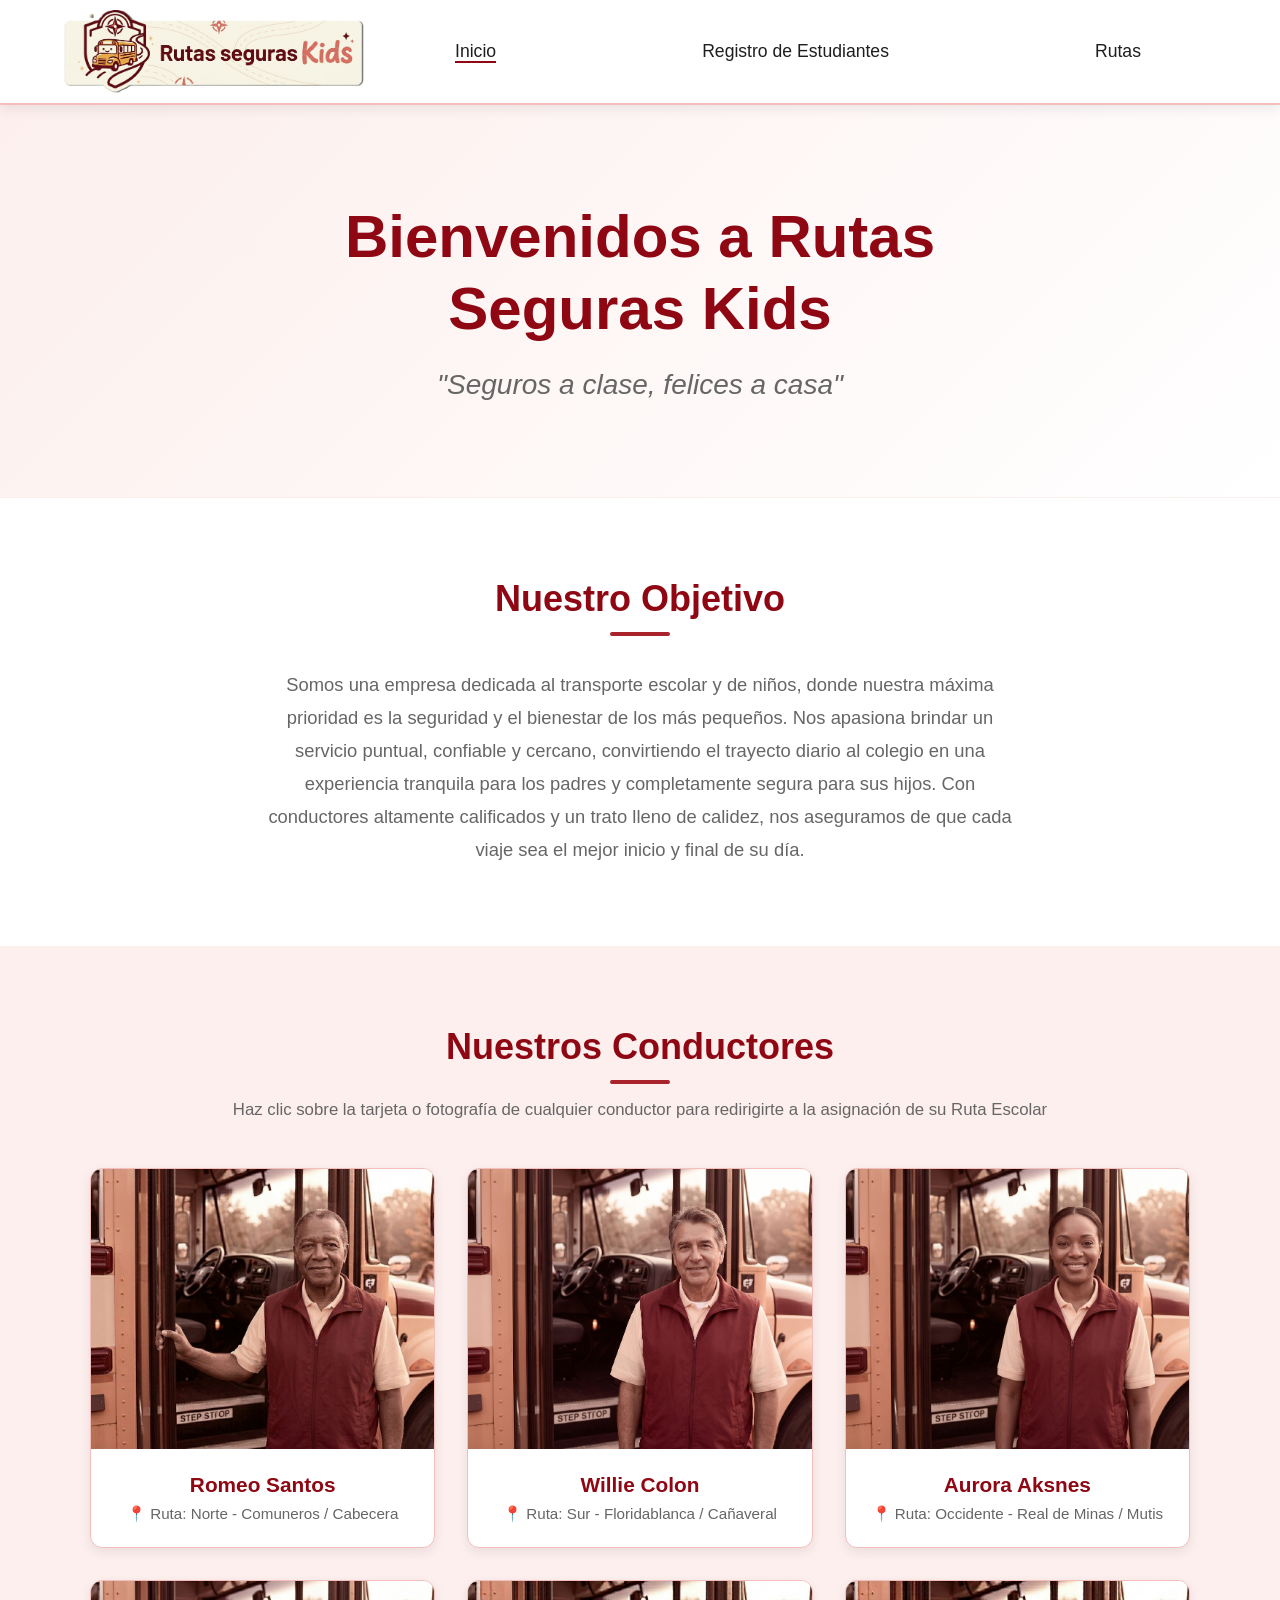
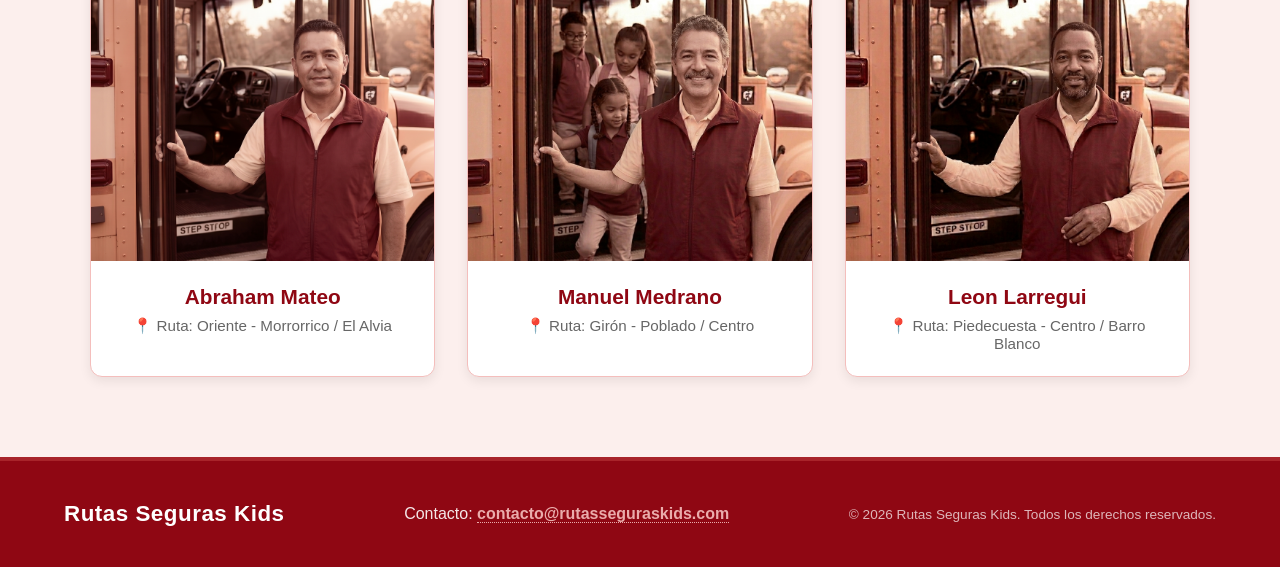
<file: HTML/index.html>
<!DOCTYPE html>
<html lang="es">
<head>
    <meta charset="UTF-8">
    <meta name="viewport" content="width=device-width, initial-scale=1.0">
    <title>Rutas Seguras Kids - Gestión de Rutas Escolares</title>
    <link rel="stylesheet" href="/CSS/style.css">
</head>
<body>

    <header class="main-header">
        <div class="header-container">

            <h1></h1>
            <div class="logo-container">
                <img src="/Imagenes/Logo horizontal.png" alt="Logo Rutas Seguras Kids" class="main-logo">
            </div>
            
            <nav class="main-nav">
                <ul class="nav-links">
                    <li><a href="#inicio" class="nav-link active" id="nav-inicio">Inicio</a></li>
                    <li><a href="#registro" class="nav-link" id="nav-registro">Registro de Estudiantes</a></li>
                    <li><a href="#rutas" class="nav-link" id="nav-rutas">Rutas</a></li>
                </ul>
            </nav>
        </div>
    </header>

    <main>
        <section id="inicio" class="hero-section">
            <div class="hero-content">
                <h1 class="hero-title">Bienvenidos a Rutas Seguras Kids</h1>
                <p class="hero-subtitle">"Seguros a clase, felices a casa"</p>
            </div>
        </section>

        <section class="objective-section">
            <div class="section-container">
                <h2 class="section-title">Nuestro Objetivo</h2>
                <p class="objective-text">
                    Somos una empresa dedicada al transporte escolar y de niños, donde nuestra máxima prioridad es la seguridad y el bienestar de los más pequeños.
                    Nos apasiona brindar un servicio puntual, confiable y cercano, convirtiendo el trayecto diario al colegio en una experiencia tranquila para los padres y completamente segura
                    para sus hijos. Con conductores altamente calificados y un trato lleno de calidez, nos aseguramos de que cada viaje sea el mejor inicio y final de su día. 
                </p>
            </div>
        </section>

  <section class="drivers-section">
    <div class="section-container">
        <h2 class="section-title">Nuestros Conductores</h2>
        <p class="section-description">Haz clic sobre la tarjeta o fotografía de cualquier conductor para redirigirte a la asignación de su Ruta Escolar</p>
        
        <div class="drivers-grid">
            
            <div class="driver-card" data-route-target="rutas">
                <div class="driver-image-container">
                    <img src="/Imagenes/carrusel 1.png" alt="Foto Conductor 1" class="driver-img">
                </div>
                <div class="driver-info">
                    <h3 class="driver-name">Romeo Santos</h3>
                    <p class="driver-meta">📍 Ruta: Norte - Comuneros / Cabecera</p>
                </div>
            </div>

            <div class="driver-card" data-route-target="rutas">
                <div class="driver-image-container">
                    <img src="/Imagenes/carrusel 2.png" alt="Foto Conductor 2" class="driver-img">
                </div>
                <div class="driver-info">
                    <h3 class="driver-name">Willie Colon</h3>
                    <p class="driver-meta">📍 Ruta: Sur - Floridablanca / Cañaveral</p>
                </div>
            </div>

            <div class="driver-card" data-route-target="rutas">
                <div class="driver-image-container">
                    <img src="/Imagenes/carrusel 3.png" alt="Foto Conductor 3" class="driver-img">
                </div>
                <div class="driver-info">
                    <h3 class="driver-name">Aurora Aksnes</h3>
                    <p class="driver-meta">📍 Ruta: Occidente - Real de Minas / Mutis</p>
                </div>
            </div>

            <div class="driver-card" data-route-target="rutas">
                <div class="driver-image-container">
                    <img src="/Imagenes/carrusel 4.png" alt="Foto Conductor 4" class="driver-img">
                </div>
                <div class="driver-info">
                    <h3 class="driver-name">Abraham Mateo</h3>
                    <p class="driver-meta">📍 Ruta: Oriente - Morrorrico / El Alvia</p>
                </div>
            </div>

            <div class="driver-card" data-route-target="rutas">
                <div class="driver-image-container">
                    <img src="/Imagenes/carrusel 5.png" alt="Foto Conductor 5" class="driver-img">
                </div>
                <div class="driver-info">
                    <h3 class="driver-name">Manuel Medrano</h3>
                    <p class="driver-meta">📍 Ruta: Girón - Poblado / Centro</p>
                </div>
            </div>

            <div class="driver-card" data-route-target="rutas">
                <div class="driver-image-container">
                    <img src="/Imagenes/carrusel 6.png" alt="Foto Conductor 6" class="driver-img">
                </div>
                <div class="driver-info">
                    <h3 class="driver-name">Leon Larregui</h3>
                    <p class="driver-meta">📍 Ruta: Piedecuesta - Centro / Barro Blanco</p>
                </div>
            </div>

        </div> 
    </div>
</section>
    </main>

    <footer class="main-footer">
        <div class="footer-container">
            <div class="footer-brand">
                <p class="footer-company-name">Rutas Seguras Kids</p>
            </div>
            <div class="footer-contact">
                <p>Contacto: <a href="mailto:contacto@rutasseguraskids.com" class="footer-link">contacto@rutasseguraskids.com</a></p>
            </div>
            <div class="footer-rights">
                <p>&copy; 2026 Rutas Seguras Kids. Todos los derechos reservados.</p>
            </div>
        </div>
    </footer>
        <script src="/JS/LandingApp.JS" type="module"></script>
    </body>


</html>
</file>
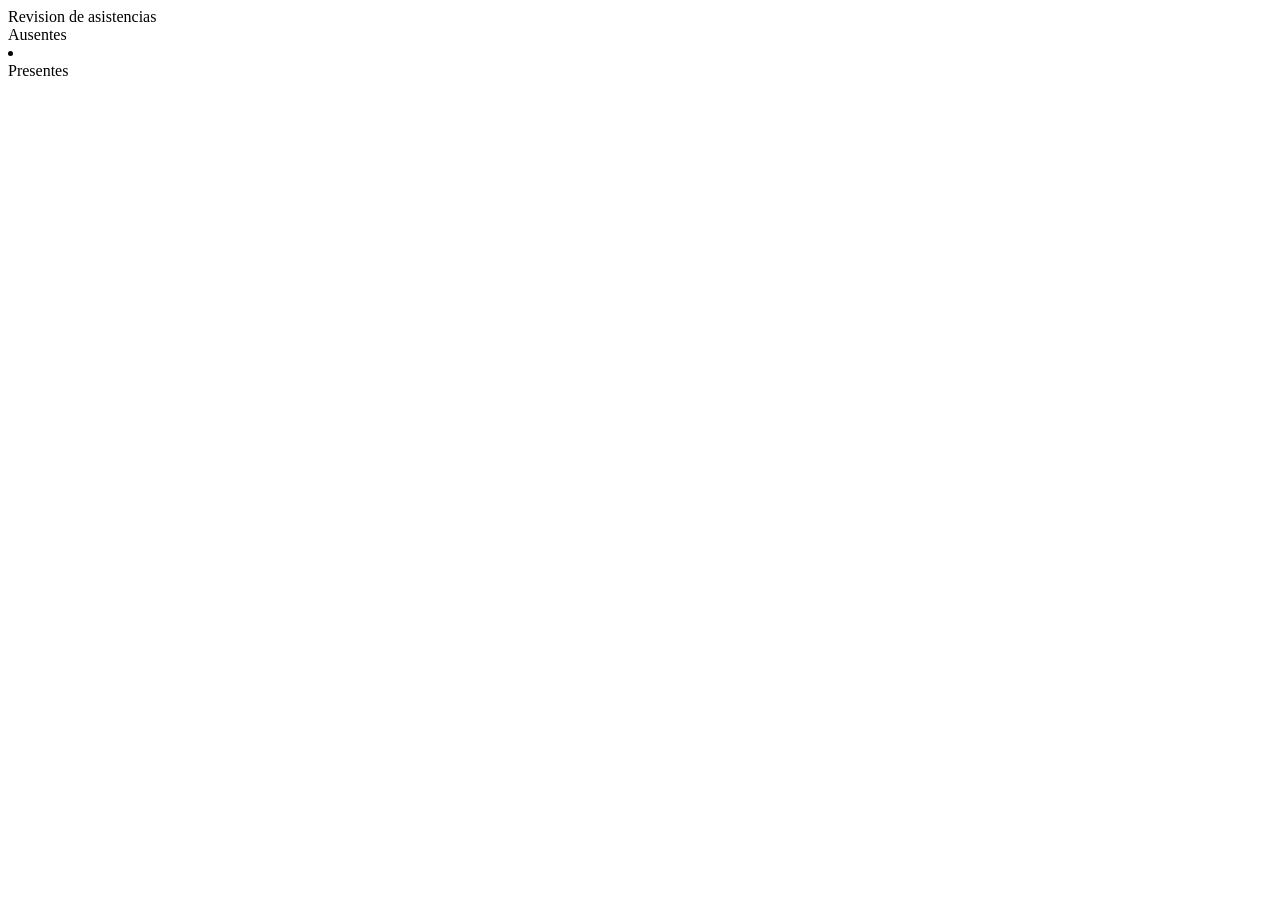
<file: HTML/examen.html>
<!DOCTYPE html>
<html lang="en">
<head>
    <meta charset="UTF-8">
    <meta name="viewport" content="width=device-width, initial-scale=1.0">
    <title>Lista de Asistencias</title>
</head>
<body>
    <main> Revision de asistencias </main> 
    
    <section id="abscents">Ausentes</section>
    <li ></li>

    <section id="presents">Presentes</section>

    <script src="/JS/examen.js" type="module"></script>
</body>
</html>
</file>
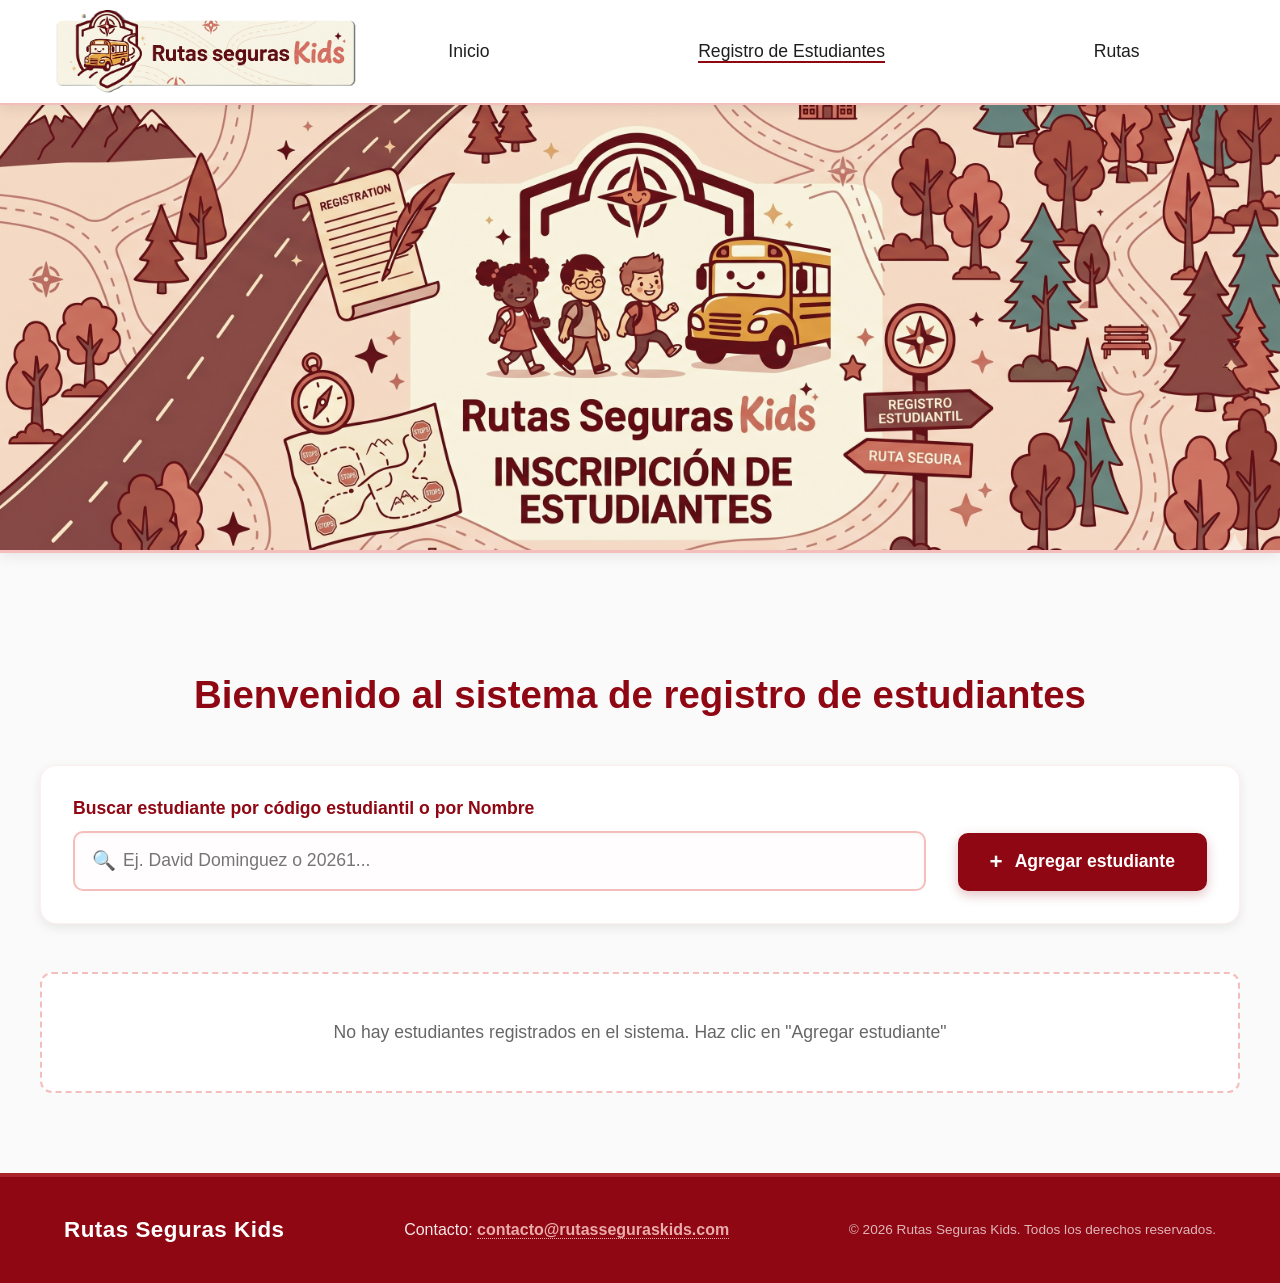
<file: HTML/registro.html>
<!DOCTYPE html>
<html lang="es">
<head>
    <meta charset="UTF-8">
    <meta name="viewport" content="width=device-width, initial-scale=1.0">
    <title>Rutas Seguras Kids - Registro de Estudiantes</title>
    <link rel="stylesheet" href="/CSS/style.css">
</head>
<body>

    <header class="main-header">
        <div class="header-container">
            <div class="logo-container">
                <a href="/HTML/index.html">
                    <img src="/Imagenes/Logo horizontal.png" alt="Logo Rutas Seguras Kids" class="main-logo">
                </a>
            </div>
            
            <nav class="main-nav">
                <ul class="nav-links">
                    <li><a href="/HTML/index.html" class="nav-link" id="nav-inicio">Inicio</a></li>
                    <li><a href="/HTML/registro.html" class="nav-link active" id="nav-registro">Registro de Estudiantes</a></li>
                    <li><a href="/HTML/rutas.html" class="nav-link" id="nav-rutas">Rutas</a></li>
                </ul>
            </nav>
        </div>
    </header>

    <main>
        <section id="registro" class="crud-section">

            <div class="crud-hero-banner">
    <img src="/Imagenes/Portada.png" alt="Banner Sistema de Registro Rutas Seguras Kids" class="banner-img">
</div>

            <div class="section-container">
                
                <h2 class="crud-main-title">Bienvenido al sistema de registro de estudiantes</h2>
                
                <div class="crud-actions-bar">
                    
                    <div class="search-box-container">
                        <label for="student-search" class="search-subtitle">Buscar estudiante por código estudiantil o por Nombre</label>
                        <div class="search-input-wrapper">
                            <input type="text" id="student-search" placeholder="Ej. David Dominguez o 20261...">
                            <span class="search-icon">🔍</span>
                        </div>
                    </div>
                    
                    <div class="btn-add-container">
                        <button id="btn-open-modal" class="btn-primary btn-add-student">
                            <span class="btn-icon">+</span> Agregar estudiante
                        </button>
                    </div>
                    
                </div> <div id="students-grid" class="students-grid">
                    
                </div>

            </div> <div id="student-modal" class="modal-overlay hidden">
                <div class="modal-content">
                    <div class="modal-header">
                        <h3 id="modal-title">Registrar Nuevo Estudiante</h3>
                        <button id="btn-close-modal" class="btn-close" aria-label="Cerrar formulario">&times;</button>
                    </div>
                    
                    <form id="student-form" novalidate>
                        <div class="form-group">
                            <label for="student-name">Nombre del estudiante</label>
                            <input type="text" id="student-name" placeholder="Ingresa los nombres y apellidos completos" required>
                        </div>
                        
                        <div class="form-group-row">
                            <div class="form-group">
                                <label for="student-room">Grado cursado</label>
                                <input type="text" id="student-room" placeholder="Ej. 4A, Transición" required>
                            </div>
                            
                            <div class="form-group">
                                <label for="student-code">Código de estudiante</label>
                                <input type="text" id="student-code" placeholder="Código único institucional" required>
                            </div>
                        </div>
                        
                        <div class="form-group">
                            <label for="student-phone">Celular de contacto (Acudiente)</label>
                            <input type="number" id="student-phone" placeholder="Número de 10 dígitos del acudiente" required>
                        </div>
                        
                        <div class="modal-footer">
                            <button type="button" id="btn-cancel-form" class="btn-secondary">Cancelar</button>
                            <button type="submit" id="btn-submit-form" class="btn-primary">Guardar Estudiante</button>
                        </div>
                    </form>
                </div>
            </div> </section> </main>

    <footer class="main-footer">
        <div class="footer-container">
            <div class="footer-brand">
                <p class="footer-company-name">Rutas Seguras Kids</p>
            </div>
            <div class="footer-contact">
                <p>Contacto: <a href="mailto:contacto@rutasseguraskids.com" class="footer-link">contacto@rutasseguraskids.com</a></p>
            </div>
            <div class="footer-rights">
                <p>&copy; 2026 Rutas Seguras Kids. Todos los derechos reservados.</p>
            </div>
        </div>
    </footer>

    <script src="/JS/RegistroApp.js" type="module"></script>
</body>
</html>
</file>
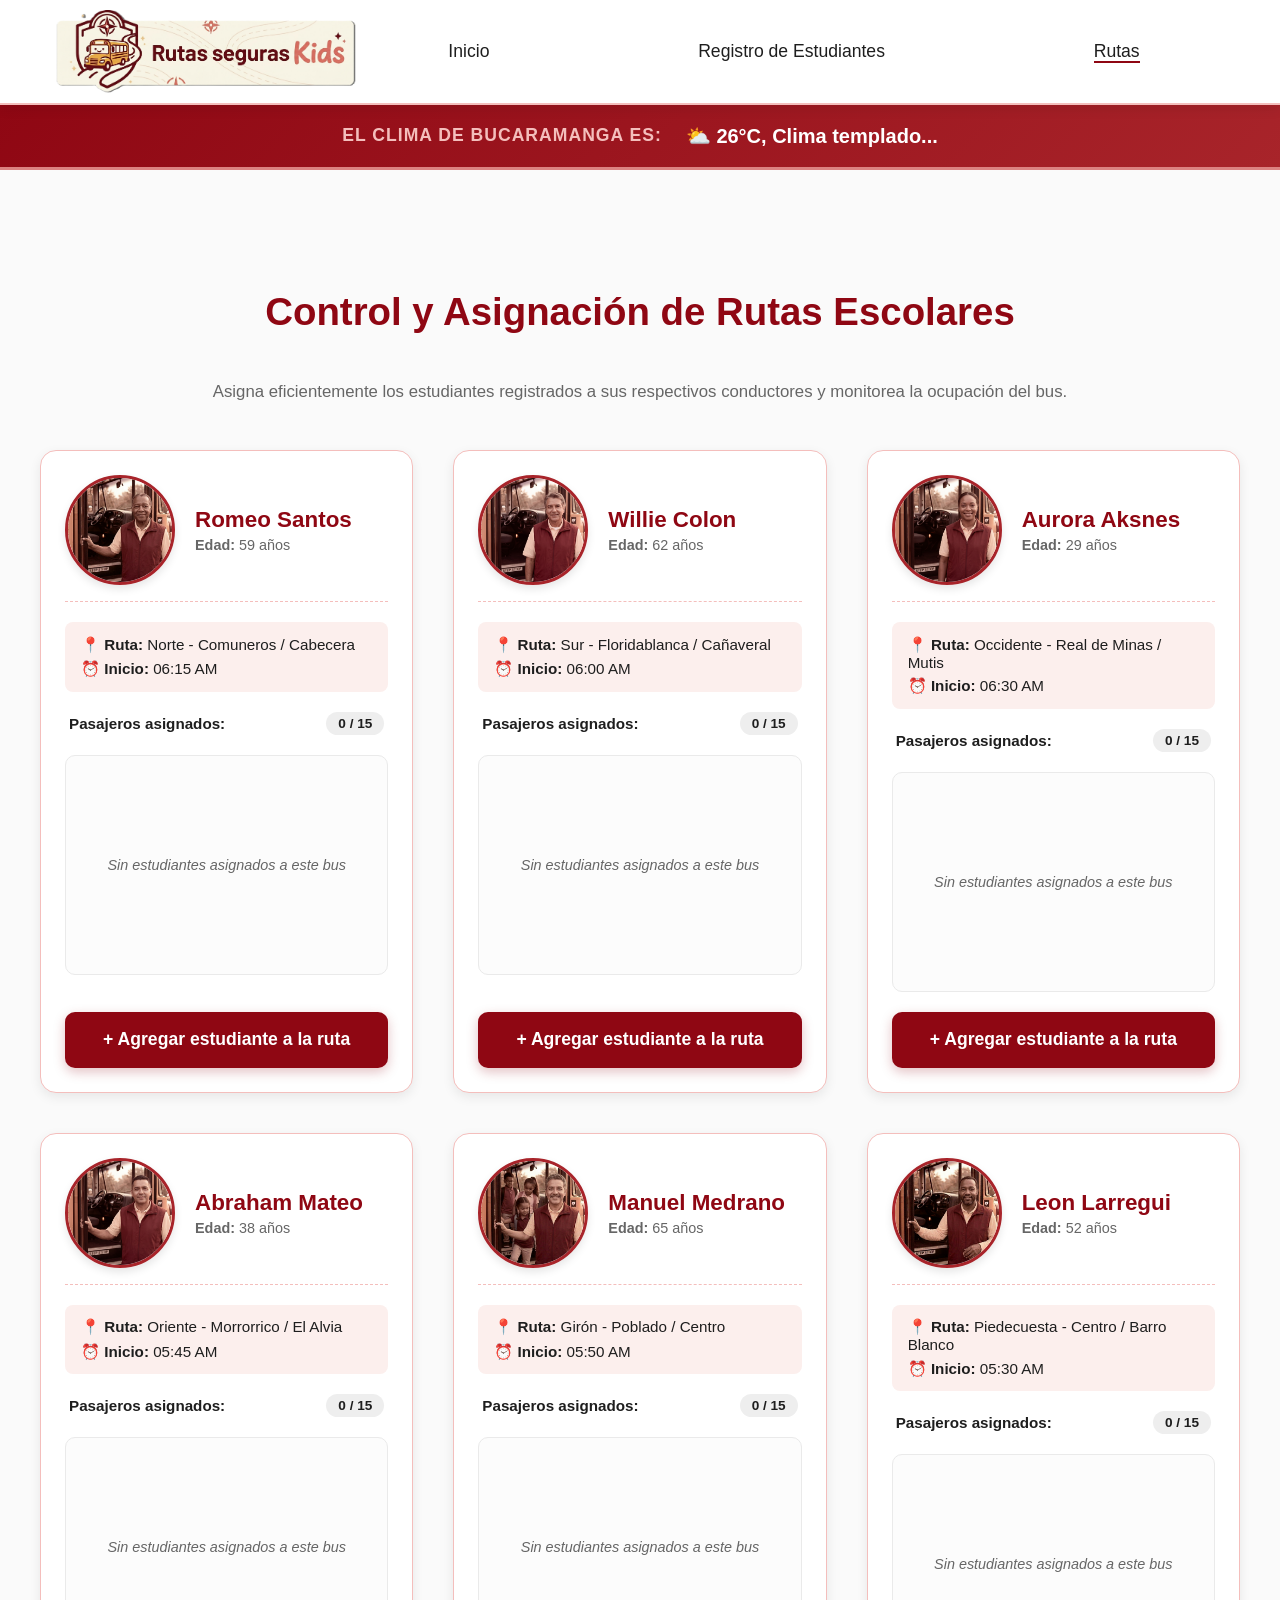
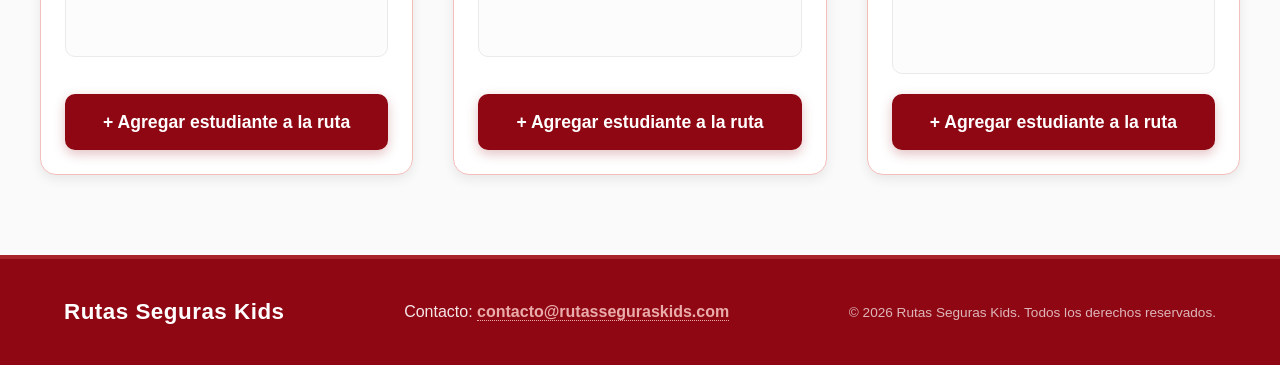
<file: HTML/rutas.html>
<!DOCTYPE html>
<html lang="es">
<head>
    <meta charset="UTF-8">
    <meta name="viewport" content="width=device-width, initial-scale=1.0">
    <title>Rutas Seguras Kids - Gestión de Rutas</title>
    <link rel="stylesheet" href="/CSS/style.css">
</head>
<body>

    <header class="main-header">
        <div class="header-container">
            <div class="logo-container">
                <a href="/HTML/index.html">
                    <img src="/Imagenes/Logo horizontal.png" alt="Logo Rutas Seguras Kids" class="main-logo">
                </a>
            </div>
            <nav class="main-nav">
                <ul class="nav-links">
                    <li><a href="/HTML/index.html" class="nav-link" id="nav-inicio">Inicio</a></li>
                    <li><a href="/HTML/registro.html" class="nav-link" id="nav-registro">Registro de Estudiantes</a></li>
                    <li><a href="/HTML/rutas.html" class="nav-link active" id="nav-rutas">Rutas</a></li>
                </ul>
            </nav>
        </div>
    </header>

    <div class="weather-banner">
        <div class="weather-container">
            <span class="weather-title">El clima de Bucaramanga es:</span>
            <div id="weather-data" class="weather-loading">
                <span class="spinner">⏳</span> Cargando reporte meteorológico en tiempo real...
            </div>
        </div>
    </div>

    <main>
        <section id="rutas-section" class="routes-section">
            <div class="section-container">
                <h2 class="crud-main-title">Control y Asignación de Rutas Escolares</h2>
                <p class="section-description">Asigna eficientemente los estudiantes registrados a sus respectivos conductores y monitorea la ocupación del bus.</p>

                <div class="routes-grid">
                    
                    <article class="route-card" data-driver-id="1">
                        <div class="route-driver-hero">
                            <div class="route-avatar-container">
                                <img src="/Imagenes/carrusel 1.png" alt="Conductor 1" class="route-driver-img">
                            </div>
                            <div class="route-driver-basics">
                                <h3 class="driver-display-name">Romeo Santos</h3>
                                <p><strong>Edad:</strong> 59 años</p>
                            </div>
                        </div>
                        <div class="route-details-box">
                            <p>📍 <strong>Ruta:</strong> Norte - Comuneros / Cabecera</p>
                            <p>⏰ <strong>Inicio:</strong> 06:15 AM</p>
                        </div>
                        <div class="route-capacity-bar">
                            <span class="capacity-label">Pasajeros asignados:</span>
                            <span class="capacity-counter">0 / 15</span>
                        </div>
                        <div class="assigned-students-list">
                            </div>
                        <button class="btn-primary btn-assign-student">
                            + Agregar estudiante a la ruta
                        </button>
                    </article>

                    <article class="route-card" data-driver-id="2">
                        <div class="route-driver-hero">
                            <div class="route-avatar-container">
                                <img src="/Imagenes/carrusel 2.png" alt="Conductor 2" class="route-driver-img">
                            </div>
                            <div class="route-driver-basics">
                                <h3 class="driver-display-name">Willie Colon</h3>
                                <p><strong>Edad:</strong> 62 años</p>
                            </div>
                        </div>
                        <div class="route-details-box">
                            <p>📍 <strong>Ruta:</strong> Sur - Floridablanca / Cañaveral</p>
                            <p>⏰ <strong>Inicio:</strong> 06:00 AM</p>
                        </div>
                        <div class="route-capacity-bar">
                            <span class="capacity-label">Pasajeros asignados:</span>
                            <span class="capacity-counter">0 / 15</span>
                        </div>
                        <div class="assigned-students-list"></div>
                        <button class="btn-primary btn-assign-student">
                            + Agregar estudiante a la ruta
                        </button>
                    </article>

                    <article class="route-card" data-driver-id="3">
                        <div class="route-driver-hero">
                            <div class="route-avatar-container">
                                <img src="/Imagenes/carrusel 3.png" alt="Conductor 3" class="route-driver-img">
                            </div>
                            <div class="route-driver-basics">
                                <h3 class="driver-display-name">Aurora Aksnes</h3>
                                <p><strong>Edad:</strong> 29 años</p>
                            </div>
                        </div>
                        <div class="route-details-box">
                            <p>📍 <strong>Ruta:</strong> Occidente - Real de Minas / Mutis</p>
                            <p>⏰ <strong>Inicio:</strong> 06:30 AM</p>
                        </div>
                        <div class="route-capacity-bar">
                            <span class="capacity-label">Pasajeros asignados:</span>
                            <span class="capacity-counter">0 / 15</span>
                        </div>
                        <div class="assigned-students-list"></div>
                        <button class="btn-primary btn-assign-student">
                            + Agregar estudiante a la ruta
                        </button>
                    </article>

                    <article class="route-card" data-driver-id="4">
                        <div class="route-driver-hero">
                            <div class="route-avatar-container">
                                <img src="/Imagenes/carrusel 4.png" alt="Conductor 4" class="route-driver-img">
                            </div>
                            <div class="route-driver-basics">
                                <h3 class="driver-display-name">Abraham Mateo</h3>
                                <p><strong>Edad:</strong> 38 años</p>
                            </div>
                        </div>
                        <div class="route-details-box">
                            <p>📍 <strong>Ruta:</strong> Oriente - Morrorrico / El Alvia</p>
                            <p>⏰ <strong>Inicio:</strong> 05:45 AM</p>
                        </div>
                        <div class="route-capacity-bar">
                            <span class="capacity-label">Pasajeros asignados:</span>
                            <span class="capacity-counter">0 / 15</span>
                        </div>
                        <div class="assigned-students-list"></div>
                        <button class="btn-primary btn-assign-student">
                            + Agregar estudiante a la ruta
                        </button>
                    </article>

                    <article class="route-card" data-driver-id="5">
                        <div class="route-driver-hero">
                            <div class="route-avatar-container">
                                <img src="/Imagenes/carrusel 5.png" alt="Conductor 5" class="route-driver-img">
                            </div>
                            <div class="route-driver-basics">
                                <h3 class="driver-display-name">Manuel Medrano</h3>
                                <p><strong>Edad:</strong> 65 años</p>
                            </div>
                        </div>
                        <div class="route-details-box">
                            <p>📍 <strong>Ruta:</strong> Girón - Poblado / Centro</p>
                            <p>⏰ <strong>Inicio:</strong> 05:50 AM</p>
                        </div>
                        <div class="route-capacity-bar">
                            <span class="capacity-label">Pasajeros asignados:</span>
                            <span class="capacity-counter">0 / 15</span>
                        </div>
                        <div class="assigned-students-list"></div>
                        <button class="btn-primary btn-assign-student">
                            + Agregar estudiante a la ruta
                        </button>
                    </article>

                    <article class="route-card" data-driver-id="6">
                        <div class="route-driver-hero">
                            <div class="route-avatar-container">
                                <img src="/Imagenes/carrusel 6.png" alt="Conductor 6" class="route-driver-img">
                            </div>
                            <div class="route-driver-basics">
                                <h3 class="driver-display-name">Leon Larregui</h3>
                                <p><strong>Edad:</strong> 52 años</p>
                            </div>
                        </div>
                        <div class="route-details-box">
                            <p>📍 <strong>Ruta:</strong> Piedecuesta - Centro / Barro Blanco</p>
                            <p>⏰ <strong>Inicio:</strong> 05:30 AM</p>
                        </div>
                        <div class="route-capacity-bar">
                            <span class="capacity-label">Pasajeros asignados:</span>
                            <span class="capacity-counter">0 / 15</span>
                        </div>
                        <div class="assigned-students-list"></div>
                        <button class="btn-primary btn-assign-student">
                            + Agregar estudiante a la ruta
                        </button>
                    </article>

                </div> </div>
        </section>

        <div id="assign-modal" class="modal-overlay hidden">
            <div class="modal-content modal-large">
                <div class="modal-header">
                    <h3>Seleccionar Estudiante para la Ruta</h3>
                    <button id="btn-close-assign-modal" class="btn-close">&times;</button>
                </div>
                
                <div class="modal-search-bar" style="padding: 1.5rem 1.5rem 0;">
                    <label for="route-student-search" class="search-subtitle">Buscar estudiante por código estudiantil o por Nombre</label>
                    <div class="search-input-wrapper">
                        <input type="text" id="route-student-search" placeholder="Ej. Antony Lopez o A0261001..." >
                        <span class="search-icon">🔍</span>
                    </div>
                </div>

                <div id="eligible-students-list" class="modal-students-selection-list" style="padding: 1.5rem; max-height: 300px; overflow-y: auto;">
                    </div>
                
                <div class="modal-footer" style="padding: 1rem 1.5rem;">
                    <button id="btn-cancel-assign" class="btn-secondary">Cerrar</button>
                </div>
            </div>
        </div>

    </main>

    <footer class="main-footer">
        <div class="footer-container">
            <div class="footer-brand">
                <p class="footer-company-name">Rutas Seguras Kids</p>
            </div>
            <div class="footer-contact">
                <p>Contacto: <a href="mailto:contacto@rutasseguraskids.com" class="footer-link">contacto@rutasseguraskids.com</a></p>
            </div>
            <div class="footer-rights">
                <p>&copy; 2026 Rutas Seguras Kids. Todos los derechos reservados.</p>
            </div>
        </div>
    </footer>

    <script src="/JS/RutasApp.JS" type="module"></script>
</body>
</html>
</file>
<file: CSS/style.css>
:root {
    --color-primary-950: #8F0713;
    --color-primary-800: #A8242A;
    --color-primary-600: #C25052;
    --color-primary-400: #DC8281;
    --color-primary-200: #F4BEBC;
    --color-primary-50: #FCEFED;

    --color-dark: #1E1E1E;
    --color-light: #FFFFFF;
    --color-gray: #666666;
    --color-bg: #FAFAFA;

    --font-main: 'Segoe UI', Tahoma, Geneva, Verdana, sans-serif;
    --transition-fast: all 0.3s ease;
    --transition-smooth: transform 0.5s ease-in-out;
    --shadow-subtle: 0 4px 12px rgba(0, 0, 0, 0.08);
}

*, *::before, *::after {
    box-sizing: border-box;
    margin: 0;
    padding: 0;
}

html {
    scroll-behavior: smooth;
    font-family: var(--font-main);
    background-color: var(--color-bg);
    color: var(--color-dark);
}

body {
    min-height: 100vh;
    display: flex;
    flex-direction: column;
}

img {
    max-width: 100%;
    display: block;
    height: auto;
}

ul {
    list-style: none;
}

a {
    text-decoration: none;
    color: inherit;
}

.section-container {
    max-width: 1200px;
    margin: 0 auto;
    padding: 4rem 1.5rem;
}

.section-title {
    font-size: 2.25rem;
    color: var(--color-primary-950);
    text-align: center;
    margin-bottom: 1rem;
    position: relative;
}

.section-title::after {
    content: '';
    display: block;
    width: 60px;
    height: 4px;
    background-color: var(--color-primary-800);
    margin: 0.75rem auto 0;
    border-radius: 2px;
}

.view-section {
    display: block;
}
.view-section.is-hidden {
    display: none !important;
}

.main-header {
    position: sticky;
    top: 0;
    z-index: 1000;
    background-color: rgba(255, 255, 255, 0.98);
    backdrop-filter: blur(8px);
    box-shadow: var(--shadow-subtle);
    border-bottom: 2px solid var(--color-primary-200);
}

.header-container {
    max-width: 95%;
    margin: 0 auto;
    padding: 0.5rem 1rem;
    display: flex;
    flex-direction: column;
    align-items: center;
    gap: 0.5rem;
}

.logo-container {
    width: 100%;
    max-width: 160px;
    display: flex;
    justify-content: center;
}

.main-logo {
    width: 100%;
    height: auto;
    object-fit: contain;
}

.main-nav {
    width: 100%;
}

.nav-links {
    display: flex;
    justify-content: space-around;
    gap: 0.5rem;
}

.nav-link {
    position: relative;
}

.nav-link::after {
    content: '';
    position: absolute;
    bottom: -2px;
    left: 0;
    width: 0;
    height: 2px;
    background-color: var(--color-primary-950);
    transition: var(--transition-fast);
}

.nav-link:hover::after, 
.nav-link.active::after {
    width: 100%;
}

@media (min-width: 768px) {
    .header-container {
        flex-direction: row;
        justify-content: space-between;
        padding: 0.6rem 1.5rem;
    }

    .logo-container {
        max-width: 240px;
        justify-content: flex-start;
    }

    .nav-links {
        gap: 2.5rem;
    }

    .nav-link {
        font-size: 1.1rem;
    }
}

@media (min-width: 1024px) {
    .logo-container {
        max-width: 300px;
    }
}

.hero-section {
    background: linear-gradient(135deg, var(--color-primary-50) 0%, #FFFFFF 100%);
    padding: 6rem 1.5rem;
    text-align: center;
    border-bottom: 1px solid var(--color-primary-50);
}

.hero-content {
    max-width: 800px;
    margin: 0 auto;
}

.hero-title {
    font-size: 3rem;
    color: var(--color-primary-950);
    line-height: 1.2;
    margin-bottom: 1.5rem;
}

.hero-subtitle {
    font-size: 1.75rem;
    font-style: italic;
    color: var(--color-gray);
    margin-top: 0.75rem;
    font-weight: 400;
}

.objective-section {
    background-color: var(--color-light);
}

.objective-text {
    max-width: 750px;
    margin: 2rem auto 0;
    font-size: 1.15rem;
    line-height: 1.8;
    text-align: center;
    color: var(--color-gray);
}

.drivers-section {
    background-color: var(--color-primary-50);
}

.section-description {
    text-align: center;
    color: var(--color-gray);
    margin-bottom: 3rem;
    font-size: 1.05rem;
}

.drivers-grid {
    display: grid;
    grid-template-columns: 1fr;
    gap: 2rem;
    max-width: 1100px;
    margin: 0 auto;
}

.driver-card {
    background-color: var(--color-light);
    border-radius: 12px;
    overflow: hidden;
    box-shadow: var(--shadow-subtle);
    border: 1px solid var(--color-primary-200);
    cursor: pointer;
    transition: var(--transition-fast);
}

.driver-card:hover {
    transform: translateY(-8px);
    box-shadow: 0 12px 24px rgba(143, 7, 19, 0.15);
    border-color: var(--color-primary-600);
}

.driver-image-container {
    width: 100%;
    height: 280px;
    background-color: #ECECEC;
    overflow: hidden;
}

.driver-img {
    width: 100%;
    height: 100%;
    object-fit: cover;
    transition: var(--transition-fast);
}

.driver-card:hover .driver-img {
    scale: 1.04;
}

.driver-info {
    padding: 1.5rem;
    text-align: center;
}

.driver-name {
    font-size: 1.3rem;
    color: var(--color-primary-950);
    margin-bottom: 0.5rem;
}

.driver-meta {
    font-size: 0.95rem;
    color: var(--color-gray);
    font-weight: 500;
}

@media (min-width: 768px) {
    .drivers-grid {
        grid-template-columns: repeat(2, 1fr);
    }
}

@media (min-width: 1024px) {
    .drivers-grid {
        grid-template-columns: repeat(3, 1fr);
    }
}

.main-footer {
    background-color: var(--color-primary-950);
    color: var(--color-light);
    margin-top: auto;
    border-top: 4px solid var(--color-primary-800);
}

.footer-container {
    max-width: 1200px;
    margin: 0 auto;
    padding: 2.5rem 1.5rem;
    display: flex;
    flex-direction: column;
    align-items: center;
    gap: 1.5rem;
    text-align: center;
}

.footer-brand .footer-company-name {
    font-size: 1.4rem;
    font-weight: 700;
    letter-spacing: 0.5px;
}

.footer-contact p {
    font-size: 1rem;
    opacity: 0.9;
}

.footer-link {
    color: var(--color-primary-200);
    font-weight: 600;
    transition: var(--transition-fast);
    border-bottom: 1px dotted var(--color-primary-200);
}

.footer-link:hover {
    color: var(--color-light);
    border-bottom-style: solid;
}

.footer-rights {
    font-size: 0.85rem;
    opacity: 0.7;
    border-top: 1px solid rgba(255, 255, 255, 0.15);
    width: 100%;
    padding-top: 1.5rem;
}

@media (min-width: 768px) {
    .logo-container {
        max-width: 240px;
    }
    
    .footer-container {
        flex-direction: row;
        justify-content: space-between;
        text-align: left;
    }
    .footer-rights {
        width: auto;
        border-top: none;
        padding-top: 0;
    }
    .drivers-grid {
        grid-template-columns: repeat(2, 1fr);
    }
}

@media (min-width: 1024px) {
    .logo-container {
        max-width: 300px;
    }

    .hero-title {
        font-size: 3.75rem;
    }
    .drivers-grid {
        grid-template-columns: repeat(3, 1fr);
    }
}

@media (min-width: 1200px) {
    .section-container {
        padding: 5rem 0;
    }
}

.crud-section {
    background-color: var(--color-bg);
    min-height: 75vh;
}

.crud-hero-banner {
    width: 100%;
    height: 35vw;
    min-height: 360px;
    max-height: 520px;
    overflow: hidden;
    border-bottom: 3px solid var(--color-primary-200);
    box-shadow: var(--shadow-subtle);
    transition: var(--transition-fast);
}

.banner-img {
    width: 100%;
    height: 100%;
    object-fit: cover;
    object-position: center;
    display: block;
}

.crud-main-title {
    font-size: 2.4rem;
    color: var(--color-primary-950);
    text-align: center;
    margin-top: 2.5rem;
    margin-bottom: 3rem;
    font-weight: 700;
}

@media (max-width: 767px) {
    .crud-hero-banner {
        height: 280px;
        min-height: auto;
    }
    .crud-main-title {
        font-size: 1.8rem;
        margin-top: 2rem;
        margin-bottom: 2rem;
    }
}

@media (max-width: 480px) {
    .crud-hero-banner {
        height: 190px;
        min-height: auto;
    }
}

.crud-actions-bar {
    display: flex;
    flex-direction: column;
    gap: 2rem;
    background-color: var(--color-light);
    padding: 2rem;
    border-radius: 16px;
    box-shadow: var(--shadow-subtle);
    border: 1px solid var(--color-primary-50);
    margin-bottom: 3rem;
}

.search-box-container {
    display: flex;
    flex-direction: column;
    gap: 0.75rem;
    flex-grow: 1;
}

.search-subtitle {
    font-size: 1.1rem;
    font-weight: 600;
    color: var(--color-primary-950);
    display: flex;
    align-items: center;
    gap: 0.5rem;
}

.search-input-wrapper {
    position: relative;
    display: flex;
    align-items: center;
}

.search-input-wrapper input {
    width: 100%;
    padding: 1.1rem 1.5rem 1.1rem 3rem;
    font-size: 1.1rem;
    border: 2px solid var(--color-primary-200);
    border-radius: 10px;
    background-color: #FFFDFD;
    color: var(--color-dark);
    outline: none;
    transition: var(--transition-fast);
    box-shadow: inset 0 2px 4px rgba(143, 7, 19, 0.03);
}

.search-input-wrapper input:focus {
    border-color: var(--color-primary-800);
    box-shadow: 0 0 0 4px rgba(168, 36, 42, 0.15);
    background-color: var(--color-light);
}

.search-icon {
    position: absolute;
    left: 1.2rem;
    font-size: 1.2rem;
    color: var(--color-primary-600);
}

.btn-add-container {
    display: flex;
    align-items: flex-end;
}

.btn-primary {
    background-color: var(--color-primary-950);
    color: var(--color-light);
    border: none;
    padding: 1.1rem 2rem;
    font-size: 1.1rem;
    font-weight: 700;
    border-radius: 10px;
    cursor: pointer;
    display: flex;
    align-items: center;
    justify-content: center;
    gap: 0.75rem;
    box-shadow: 0 4px 12px rgba(143, 7, 19, 0.25);
    transition: var(--transition-fast);
    width: 100%;
}

.btn-primary:hover {
    background-color: var(--color-primary-800);
    transform: translateY(-2px);
    box-shadow: 0 6px 18px rgba(143, 7, 19, 0.35);
}

.btn-primary:active {
    transform: translateY(0);
}

.btn-icon {
    font-size: 1.4rem;
    line-height: 1;
}

.students-grid {
    display: grid;
    grid-template-columns: 1fr;
    gap: 1.5rem;
}

.student-card {
    background-color: var(--color-light);
    border-radius: 12px;
    padding: 1.5rem;
    border-left: 5px solid var(--color-primary-800);
    box-shadow: var(--shadow-subtle);
    display: flex;
    flex-direction: column;
    gap: 1.2rem;
    transition: var(--transition-fast);
}

.student-card:hover {
    box-shadow: 0 6px 16px rgba(0, 0, 0, 0.08);
    transform: translateX(4px);
}

.student-data h3 {
    color: var(--color-dark);
    font-size: 1.3rem;
    margin-bottom: 0.5rem;
}

.student-data p {
    font-size: 0.95rem;
    color: var(--color-gray);
    margin-bottom: 0.25rem;
}

.student-data strong {
    color: var(--color-dark);
}

.student-actions {
    display: flex;
    gap: 1rem;
}

.btn-card-edit, .btn-card-delete {
    flex: 1;
    padding: 0.6rem 1rem;
    font-size: 0.9rem;
    font-weight: 600;
    border-radius: 6px;
    cursor: pointer;
    transition: var(--transition-fast);
    text-align: center;
}

.btn-card-edit {
    background-color: var(--color-primary-50);
    color: var(--color-primary-950);
    border: 1px solid var(--color-primary-200);
}

.btn-card-edit:hover {
    background-color: var(--color-primary-200);
}

.btn-card-delete {
    background-color: #FFF1F1;
    color: #D32F2F;
    border: 1px solid #FFCDD2;
}

.btn-card-delete:hover {
    background-color: #D32F2F;
    color: var(--color-light);
}

.no-data-message {
    grid-column: 1 / -1;
    text-align: center;
    color: var(--color-gray);
    font-size: 1.1rem;
    padding: 3rem 1rem;
    background-color: var(--color-light);
    border-radius: 12px;
    border: 2px dashed var(--color-primary-200);
}

.modal-overlay {
    position: fixed;
    top: 0;
    left: 0;
    width: 100vw;
    height: 100vh;
    background-color: rgba(0, 0, 0, 0.5);
    backdrop-filter: blur(4px);
    display: flex;
    align-items: center;
    justify-content: center;
    z-index: 2000;
    opacity: 1;
    transition: var(--transition-fast);
}

.modal-overlay.hidden {
    opacity: 0;
    pointer-events: none;
    display: none;
}

.modal-content {
    background-color: var(--color-light);
    width: 90%;
    max-width: 550px;
    border-radius: 16px;
    overflow: hidden;
    box-shadow: 0 10px 30px rgba(0, 0, 0, 0.2);
    border: 1px solid var(--color-primary-200);
}

.modal-header {
    background-color: var(--color-primary-950);
    color: var(--color-light);
    padding: 1.25rem 1.5rem;
    display: flex;
    justify-content: space-between;
    align-items: center;
}

.modal-header h3 {
    font-size: 1.25rem;
    font-weight: 600;
}

.btn-close {
    background: none;
    border: none;
    color: var(--color-light);
    font-size: 1.8rem;
    cursor: pointer;
    line-height: 1;
    opacity: 0.8;
    transition: var(--transition-fast);
}

.btn-close:hover {
    opacity: 1;
}

#student-form {
    padding: 2rem 1.5rem;
    display: flex;
    flex-direction: column;
    gap: 1.25rem;
}

.form-group {
    display: flex;
    flex-direction: column;
    gap: 0.5rem;
}

.form-group-row {
    display: flex;
    flex-direction: column;
    gap: 1.25rem;
}

.form-group label {
    font-size: 0.95rem;
    font-weight: 600;
    color: var(--color-dark);
}

.form-group input {
    padding: 0.75rem 1rem;
    font-size: 1rem;
    border: 1px solid #CCCCCC;
    border-radius: 6px;
    outline: none;
    transition: var(--transition-fast);
}

.form-group input:focus {
    border-color: var(--color-primary-800);
    box-shadow: 0 0 0 3px rgba(168, 36, 42, 0.1);
}

.modal-footer {
    display: flex;
    justify-content: flex-end;
    gap: 1rem;
    margin-top: 1rem;
}

.btn-secondary {
    background-color: #EEEEEE;
    color: var(--color-dark);
    border: none;
    padding: 0.75rem 1.5rem;
    font-size: 1rem;
    font-weight: 600;
    border-radius: 6px;
    cursor: pointer;
    transition: var(--transition-fast);
}

.btn-secondary:hover {
    background-color: #DDDDDD;
}

@media (min-width: 768px) {
    .crud-actions-bar {
        flex-direction: row;
        align-items: flex-end;
    }

    .form-group-row {
        flex-direction: row;
        gap: 1rem;
    }

    .form-group-row .form-group {
        flex: 1;
    }

    .btn-add-container {
        width: auto;
    }

    .btn-primary {
        width: auto;
    }

    .students-grid {
        grid-template-columns: repeat(2, 1fr);
    }

    .student-card {
        flex-direction: row;
        justify-content: space-between;
        align-items: center;
    }

    .student-actions {
        flex-direction: column;
        width: 160px;
    }
}

@media (min-width: 1024px) {
    .students-grid {
        grid-template-columns: repeat(3, 1fr);
    }
    
    .student-card {
        flex-direction: column;
        align-items: flex-start;
    }

    .student-actions {
        flex-direction: row;
        width: 100%;
    }
}

.weather-banner {
    background: linear-gradient(135deg, var(--color-primary-950) 0%, var(--color-primary-800) 100%);
    color: var(--color-light);
    border-bottom: 3px solid var(--color-primary-400);
    box-shadow: var(--shadow-subtle);
}

.weather-container {
    max-width: 1400px;
    margin: 0 auto;
    padding: 1.2rem 1.5rem;
    display: flex;
    flex-direction: column;
    align-items: center;
    justify-content: center;
    gap: 0.5rem;
    text-align: center;
}

.weather-title {
    font-size: 1.1rem;
    font-weight: 700;
    text-transform: uppercase;
    letter-spacing: 1px;
    color: var(--color-primary-200);
}

#weather-data {
    font-size: 1.25rem;
    font-weight: 600;
    display: flex;
    align-items: center;
    gap: 0.75rem;
}

.spinner {
    display: inline-block;
    animation: rotate 2s linear infinite;
}

@keyframes rotate {
    100% { transform: rotate(360deg); }
}

.routes-section {
    background-color: var(--color-bg);
    min-height: 80vh;
}

.routes-grid {
    display: grid;
    grid-template-columns: 1fr;
    gap: 2.5rem;
    max-width: 1200px;
    margin: 0 auto;
}

.route-card {
    background-color: var(--color-light);
    border-radius: 16px;
    border: 1px solid var(--color-primary-200);
    box-shadow: var(--shadow-subtle);
    padding: 1.5rem;
    display: flex;
    flex-direction: column;
    gap: 1.25rem;
    transition: var(--transition-fast);
    position: relative;
}

.route-card:hover {
    box-shadow: 0 8px 24px rgba(143, 7, 19, 0.1);
    border-color: var(--color-primary-400);
}

.route-driver-hero {
    display: flex;
    align-items: center;
    gap: 1.25rem;
    border-bottom: 1px dashed var(--color-primary-200);
    padding-bottom: 1rem;
}

.route-avatar-container {
    width: 110px;
    height: 110px;
    border-radius: 50%;
    overflow: hidden;
    border: 3px solid var(--color-primary-800);
    flex-shrink: 0;
    box-shadow: 0 4px 8px rgba(0, 0, 0, 0.1);
}

.route-driver-img {
    width: 100%;
    height: 100%;
    object-fit: cover;
}

.route-driver-basics h3 {
    font-size: 1.4rem;
    color: var(--color-primary-950);
    font-weight: 700;
    margin-bottom: 0.25rem;
}

.route-driver-basics p {
    font-size: 0.9rem;
    color: var(--color-gray);
}

.route-details-box {
    background-color: var(--color-primary-50);
    padding: 0.85rem 1rem;
    border-radius: 8px;
    font-size: 0.95rem;
    display: flex;
    flex-direction: column;
    gap: 0.4rem;
}

.route-capacity-bar {
    display: flex;
    justify-content: space-between;
    align-items: center;
    font-size: 0.95rem;
    font-weight: 600;
    padding: 0 0.25rem;
}

.capacity-label {
    color: var(--color-dark);
}

.capacity-counter {
    background-color: #EEEEEE;
    color: var(--color-dark);
    padding: 0.25rem 0.75rem;
    border-radius: 20px;
    font-size: 0.85rem;
    font-weight: 700;
    transition: var(--transition-fast);
}

.capacity-counter.has-students {
    background-color: rgba(143, 7, 19, 0.1);
    color: var(--color-primary-950);
}

.capacity-counter.is-full {
    background-color: #D32F2F;
    color: var(--color-light);
    animation: pulse-alert 1.5s infinite;
}

@keyframes pulse-alert {
    0% { transform: scale(1); }
    50% { transform: scale(1.05); }
    100% { transform: scale(1); }
}

.assigned-students-list {
    height: 220px;
    overflow-y: auto;
    border: 1px solid #EAEAEA;
    background-color: #FCFCFC;
    border-radius: 10px;
    padding: 0.75rem;
    display: flex;
    flex-direction: column;
    gap: 0.6rem;
}

.empty-route-message {
    font-size: 0.9rem;
    color: var(--color-gray);
    text-align: center;
    margin: auto;
    font-style: italic;
}

.assigned-student-badge {
    background-color: var(--color-light);
    border: 1px solid var(--color-primary-200);
    border-left: 4px solid var(--color-primary-800);
    padding: 0.6rem 0.8rem;
    border-radius: 8px;
    display: flex;
    justify-content: space-between;
    align-items: center;
    gap: 0.5rem;
    box-shadow: 0 2px 6px rgba(143, 7, 19, 0.03);
    animation: slideIn 0.2s ease-out;
}

@keyframes slideIn {
    from { opacity: 0; transform: translateY(4px); }
    to { opacity: 1; transform: translateY(0); }
}

.student-badge-text {
    font-size: 0.85rem;
    color: var(--color-dark);
    line-height: 1.4;
}

.student-badge-text strong {
    color: var(--color-primary-950);
}

.btn-remove-from-route {
    background: none;
    border: none;
    color: #666666;
    font-size: 1.2rem;
    font-weight: 700;
    cursor: pointer;
    padding: 0 0.25rem;
    line-height: 1;
    border-radius: 4px;
    transition: var(--transition-fast);
}

.btn-remove-from-route:hover {
    color: #D32F2F;
    background-color: #FFF1F1;
}

.btn-assign-student {
    margin-top: auto;
}

.modal-large {
    max-width: 650px;
}

.modal-students-selection-list {
    display: flex;
    flex-direction: column;
    gap: 0.75rem;
    margin-top: 1.5rem;
}

.eligible-student-row {
    display: flex;
    justify-content: space-between;
    align-items: center;
    padding: 0.85rem 1.2rem;
    background-color: #FAFAFA;
    border: 1px solid #EAEAEA;
    border-radius: 8px;
    transition: var(--transition-fast);
}

.eligible-student-row:hover {
    border-color: var(--color-primary-600);
    background-color: var(--color-primary-50);
}

.eligible-student-info h4 {
    font-size: 1rem;
    color: var(--color-dark);
}

.eligible-student-info p {
    font-size: 0.85rem;
    color: var(--color-gray);
}

.btn-select-student {
    background-color: var(--color-primary-800);
    color: var(--color-light);
    border: none;
    padding: 0.4rem 1rem;
    font-size: 0.85rem;
    font-weight: 600;
    border-radius: 6px;
    cursor: pointer;
    transition: var(--transition-fast);
}

.btn-select-student:hover {
    background-color: var(--color-primary-950);
}

@media (max-width: 480px) {
    .route-avatar-container {
        width: 85px;
        height: 85px;
    }

    .route-driver-basics h3 {
        font-size: 1.2rem;
    }

    .route-card {
        padding: 1.1rem;
    }
}

@media (min-width: 768px) {
    .weather-container {
        flex-direction: row;
        gap: 1.5rem;
    }

    .routes-grid {
        grid-template-columns: repeat(2, 1fr);
    }
}

@media (min-width: 1024px) {
    .routes-grid {
        grid-template-columns: repeat(3, 1fr);
    }
}
</file>
